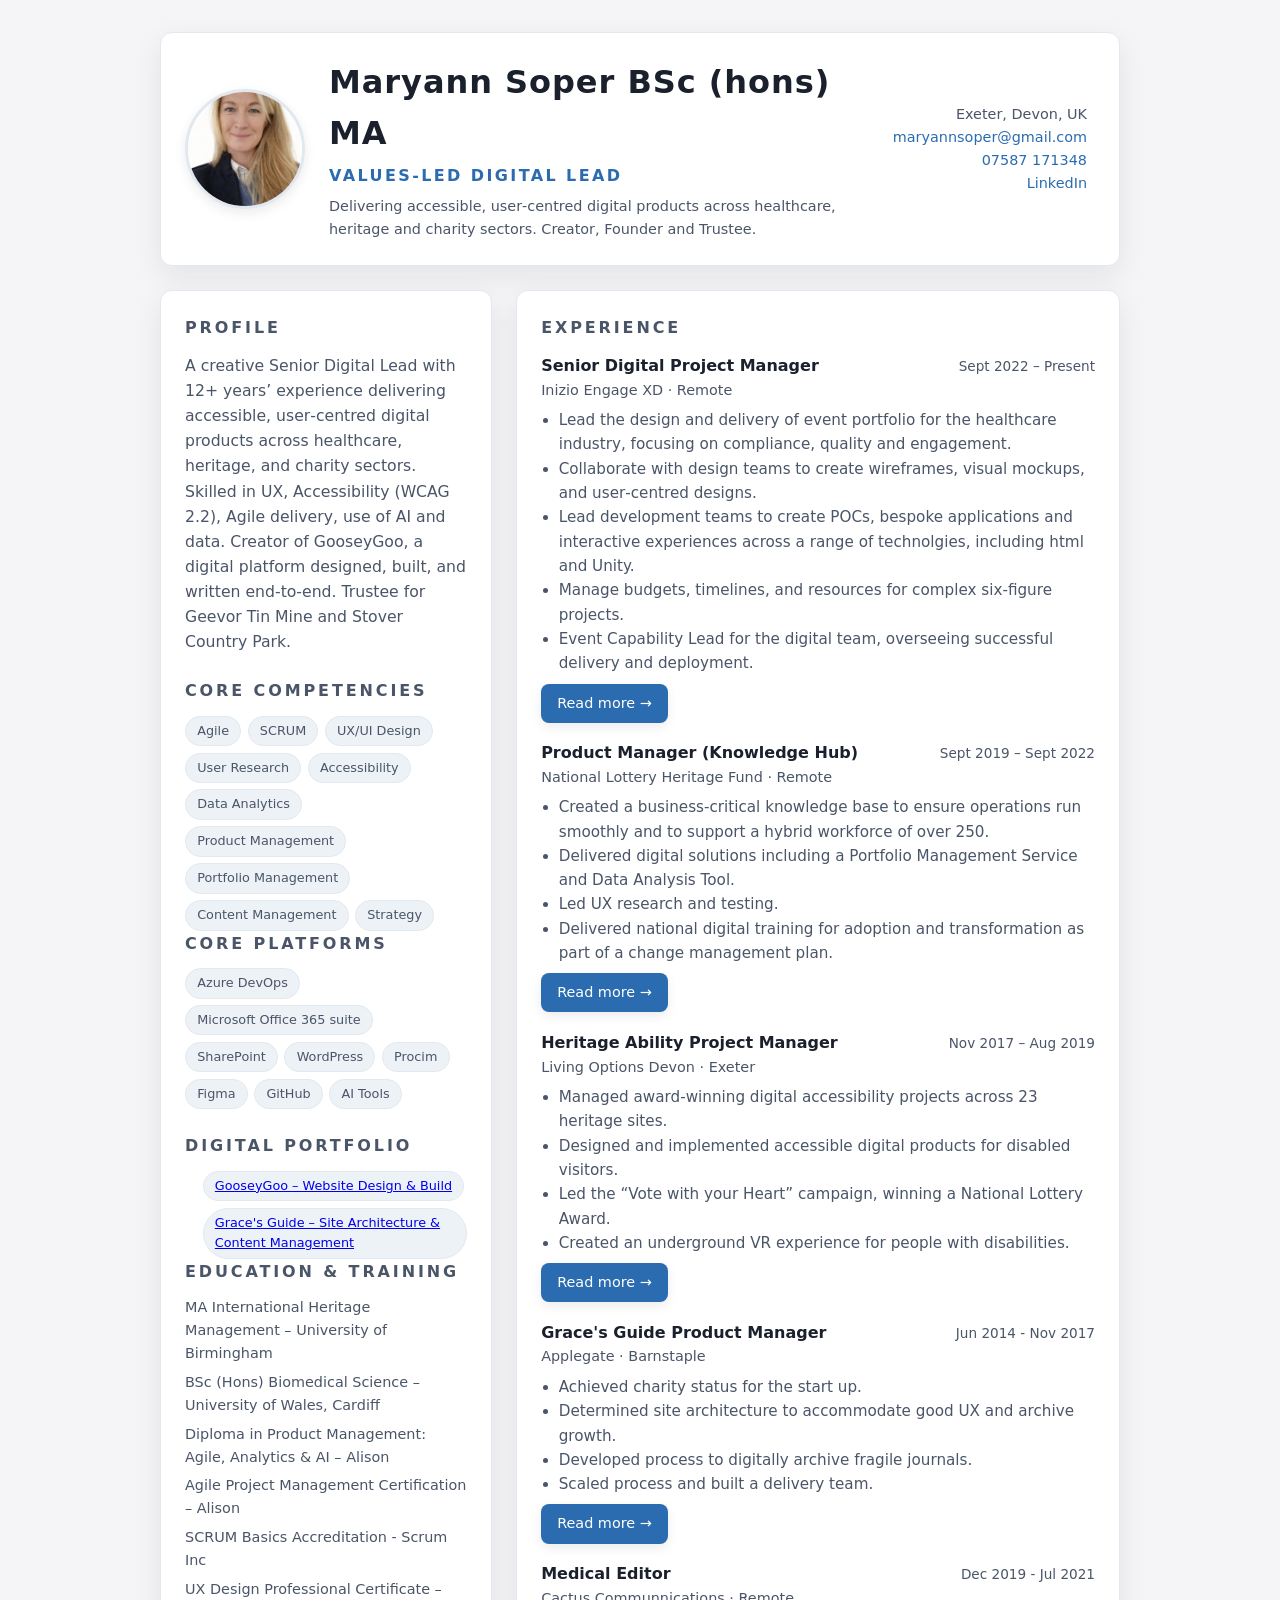
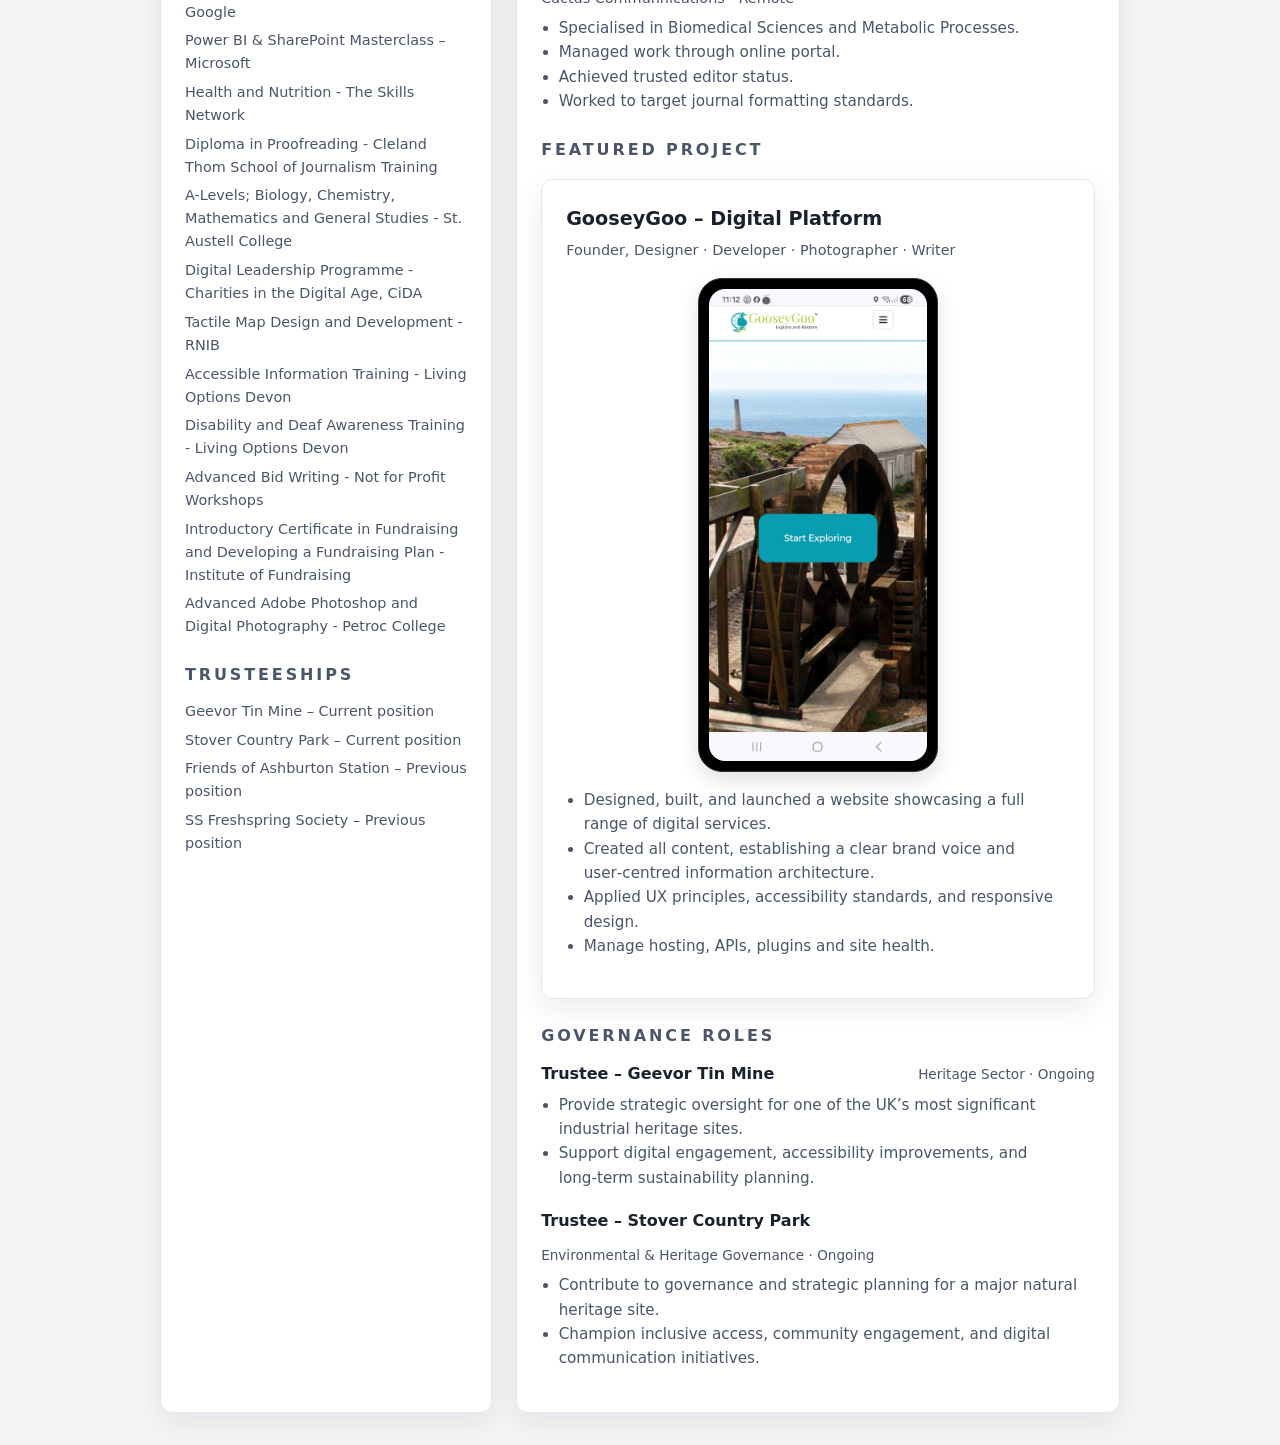
<file: index.html>
<!DOCTYPE html>
<html lang="en">
<head>
  <meta charset="UTF-8" />
  <title>Maryann Soper BSc (hons) MA – Values-led Digital Lead</title>
  <meta name="viewport" content="width=device-width, initial-scale=1" />
 <link rel="stylesheet" href="styles.css" />
<link rel="icon" type="image/svg+xml" href="/favicon.svg">
</head>

<body>
  <main class="page">

    <!-- Header -->
    <header class="card header">
      <div class="header-photo">
        <img src="profile.png" alt="Maryann Soper headshot" />
      </div>

      <div class="header-main">
        <h1>Maryann Soper BSc (hons) MA</h1>
        <h2>Values-led Digital Lead</h2>
        <p class="tagline">
          Delivering accessible, user‑centred digital products across healthcare, heritage and charity sectors. Creator, Founder and Trustee.
        </p>
      </div>

      <div class="header-meta">
        <div>Exeter, Devon, UK</div>
        <div><a href="mailto:maryannsoper@gmail.com">maryannsoper@gmail.com</a></div>
        <div><a href="tel:+447587171348">07587 171348</a></div>
        <div><a href="https://www.linkedin.com/in/maryannsoper" target="_blank">LinkedIn</a></div>
      </div>
    </header>

    <!-- Sidebar -->
    <aside class="card">
      <section class="sidebar-section">
        <h3>Profile</h3>
        <p class="summary">
          A creative Senior Digital Lead with 12+ years’ experience delivering accessible, user‑centred digital products across healthcare, heritage, and charity sectors. Skilled in UX, Accessibility (WCAG 2.2), Agile delivery, use of AI and data. Creator of GooseyGoo, a digital platform designed, built, and written end‑to‑end. Trustee for Geevor Tin Mine and Stover Country Park.
        </p>
      </section>

      <section class="sidebar-section">
        <h3>Core Competencies</h3>
        <div class="chips">
          <span class="chip">Agile</span>
          <span class="chip">SCRUM</span>
          <span class="chip">UX/UI Design</span>
          <span class="chip">User Research</span>
          <span class="chip">Accessibility</span>
          <span class="chip">Data Analytics</span>
          <span class="chip">Product Management</span>
          <span class="chip">Portfolio Management</span>
          <span class="chip">Content Management</span>
          <span class="chip">Strategy</span>
          
        </div>
        <h3>Core Platforms</h3>
        <div class="chips">
          <span class="chip">Azure DevOps</span>
          <span class="chip">Microsoft Office 365 suite</span>
          <span class="chip">SharePoint</span>
          <span class="chip">WordPress</span>
          <span class="chip">Procim</span>
          <span class="chip">Figma</span>
          <span class="chip">GitHub</span>
          <span class="chip">AI Tools</span>
        </div>
      </section>

      <section class="sidebar-section">
        <h3>Digital Portfolio</h3>
        <ul class="chips">
          <span class="chip"><a href="https://www.gooseygoo.co.uk" target="_blank">GooseyGoo – Website Design & Build</a></span>
          <span class="chip"><a href="https://www.gracesguide.co.uk" target="_blank">Grace's Guide – Site Architecture & Content Management</a></span>
                          
        </ul>
     
      <section class="sidebar-section">
        <h3>Education & Training</h3>
        <ul class="sidebar-list">
          <li>MA International Heritage Management – University of Birmingham</li>
          <li>BSc (Hons) Biomedical Science – University of Wales, Cardiff</li>
          <li>Diploma in Product Management: Agile, Analytics & AI – Alison</li>
          <li>Agile Project Management Certification – Alison</li>
          <li>SCRUM Basics Accreditation - Scrum Inc</li>
          <li>UX Design Professional Certificate – Google</li>
          <li>Power BI & SharePoint Masterclass – Microsoft</li>
          <li>Health and Nutrition - The Skills Network</li>
          <li>Diploma in Proofreading  - Cleland Thom School of Journalism Training</li>
          <li>A-Levels; Biology, Chemistry, Mathematics and General Studies  - St. Austell College</li>
          <li>Digital Leadership Programme - Charities in the Digital Age, CiDA</li>
          <li>Tactile Map Design and Development - RNIB</li>
          <li>Accessible Information Training - Living Options Devon</li>
          <li>Disability and Deaf Awareness Training  - Living Options Devon</li>
          <li>Advanced Bid Writing - Not for Profit Workshops</li>
          <li>Introductory Certificate in Fundraising and Developing a Fundraising Plan - Institute of Fundraising</li>
          <li>Advanced Adobe Photoshop and Digital Photography - Petroc College</li>          
          
        </ul>
      </section>

         </section>

      <section class="sidebar-section">
        <h3>Trusteeships</h3>
        <ul class="sidebar-list">
          <li>Geevor Tin Mine – Current position</li>
          <li>Stover Country Park – Current position</li>
          <li>Friends of Ashburton Station – Previous position</li>
          <li>SS Freshspring Society – Previous position</li>
        </ul>
      </section>
    </aside>

    <!-- Main content -->
    <section class="card">

      <section class="section">
        <h3>Experience</h3>

        <article class="item">
          <div class="item-header">
            <div>
              <div class="item-title">Senior Digital Project Manager</div>
              <div class="item-sub">Inizio Engage XD · Remote</div>
            </div>
            <div class="item-meta">Sept 2022 – Present</div>
          </div>
          <ul>
            <li>Lead the design and delivery of event portfolio for the healthcare industry, focusing on compliance, quality and engagement.</li>
            <li>Collaborate with design teams to create wireframes, visual mockups, and user‑centred designs.</li>
            <li>Lead development teams to create POCs, bespoke applications and interactive experiences across a range of technolgies, including html and Unity.
            <li>Manage budgets, timelines, and resources for complex six‑figure projects.</li>
            <li>Event Capability Lead for the digital team, overseeing successful delivery and deployment.</li>
          </ul>
          <a href="Inizio.html" class="feature-link">Read more →</a>
          
        </article>

        <article class="item">
          <div class="item-header">
            <div>
              <div class="item-title">Product Manager (Knowledge Hub)</div>
              <div class="item-sub">National Lottery Heritage Fund · Remote</div>
            </div>
            <div class="item-meta">Sept 2019 – Sept 2022</div>
          </div>
          <ul>
            <li>Created a business-critical knowledge base to ensure operations run smoothly and to support a hybrid workforce of over 250.</li>
            <li>Delivered digital solutions including a Portfolio Management Service and Data Analysis Tool.</li>
            <li>Led UX research and testing.</li>
            <li>Delivered national digital training for adoption and transformation as part of a change management plan.</li>
          </ul>
          <a href="NLHF.html" class="feature-link">Read more →</a>
        </article>

        <article class="item">
          <div class="item-header">
            <div>
              <div class="item-title">Heritage Ability Project Manager</div>
              <div class="item-sub">Living Options Devon · Exeter</div>
            </div>
            <div class="item-meta">Nov 2017 – Aug 2019</div>
          </div>
          <ul>
            <li>Managed award‑winning digital accessibility projects across 23 heritage sites.</li>
            <li>Designed and implemented accessible digital products for disabled visitors.</li>
            <li>Led the “Vote with your Heart” campaign, winning a National Lottery Award.</li>
            <li>Created an underground VR experience for people with disabilities.</li>
          </ul>
          <a href="LOD.html" class="feature-link">Read more →</a>

        </article>

        <article class="item">
          <div class="item-header">
            <div>
              <div class="item-title">Grace's Guide Product Manager</div>
              <div class="item-sub">Applegate · Barnstaple</div>
            </div>
            <div class="item-meta">Jun 2014 - Nov 2017</div>
          </div>
          <ul>
            <li>Achieved charity status for the start up.</li>
            <li>Determined site architecture to accommodate good UX and archive growth.</li>
            <li>Developed process to digitally archive fragile journals.</li>
            <li>Scaled process and built a delivery team.</li>
          </ul>
          <a href="GracesGuide.html" class="feature-link">Read more →</a>
        </article>

        <article class="item">
          <div class="item-header">
            <div>
              <div class="item-title">Medical Editor</div>
              <div class="item-sub">Cactus Communnications · Remote</div>
            </div>
            <div class="item-meta">Dec 2019 - Jul 2021</div>
          </div>
          <ul>
            <li>Specialised in Biomedical Sciences and Metabolic Processes.</li>
            <li>Managed work through online portal.</li>
            <li>Achieved trusted editor status.</li>
            <li>Worked to target journal formatting standards.</li>
          </ul>
        </article>
      </section>

     <section class="section">
  <h3>Featured Project</h3>

  <div class="feature-card">
    <h4 class="feature-title">GooseyGoo – Digital Platform</h4>
    <p class="feature-role">Founder, Designer · Developer · Photographer · Writer </p>

   <a href="https://www.gooseygoo.co.uk" target="_blank" class="device-frame">
  <img 
    src="gooseygoo-preview.jpg" 
    alt="GooseyGoo mobile screenshot" 
    class="device-screen"
  />
</a>

    <ul class="feature-list">
      <li>Designed, built, and launched a website showcasing a full range of digital services.</li>
      <li>Created all content, establishing a clear brand voice and user‑centred information architecture.</li>
      <li>Applied UX principles, accessibility standards, and responsive design.</li>
      <li>Manage hosting, APIs, plugins and site health.</li>
    </ul>

    </div>
</section>

      <section class="section">
        <h3>Governance Roles</h3>

        <article class="item">
          <div class="item-header">
            <div class="item-title">Trustee – Geevor Tin Mine</div>
            <div class="item-meta">Heritage Sector · Ongoing</div>
          </div>
          <ul>
            <li>Provide strategic oversight for one of the UK’s most significant industrial heritage sites.</li>
            <li>Support digital engagement, accessibility improvements, and long‑term sustainability planning.</li>
          </ul>
        </article>

        <article class="item">
          <div class="item-header">
            <div class="item-title">Trustee – Stover Country Park</div>
            <div class="item-meta">Environmental & Heritage Governance · Ongoing</div>
          </div>
          <ul>
            <li>Contribute to governance and strategic planning for a major natural heritage site.</li>
            <li>Champion inclusive access, community engagement, and digital communication initiatives.</li>
          </ul>
        </article>
      </section>

    </section>
  </main>
</body>
</html>
</file>
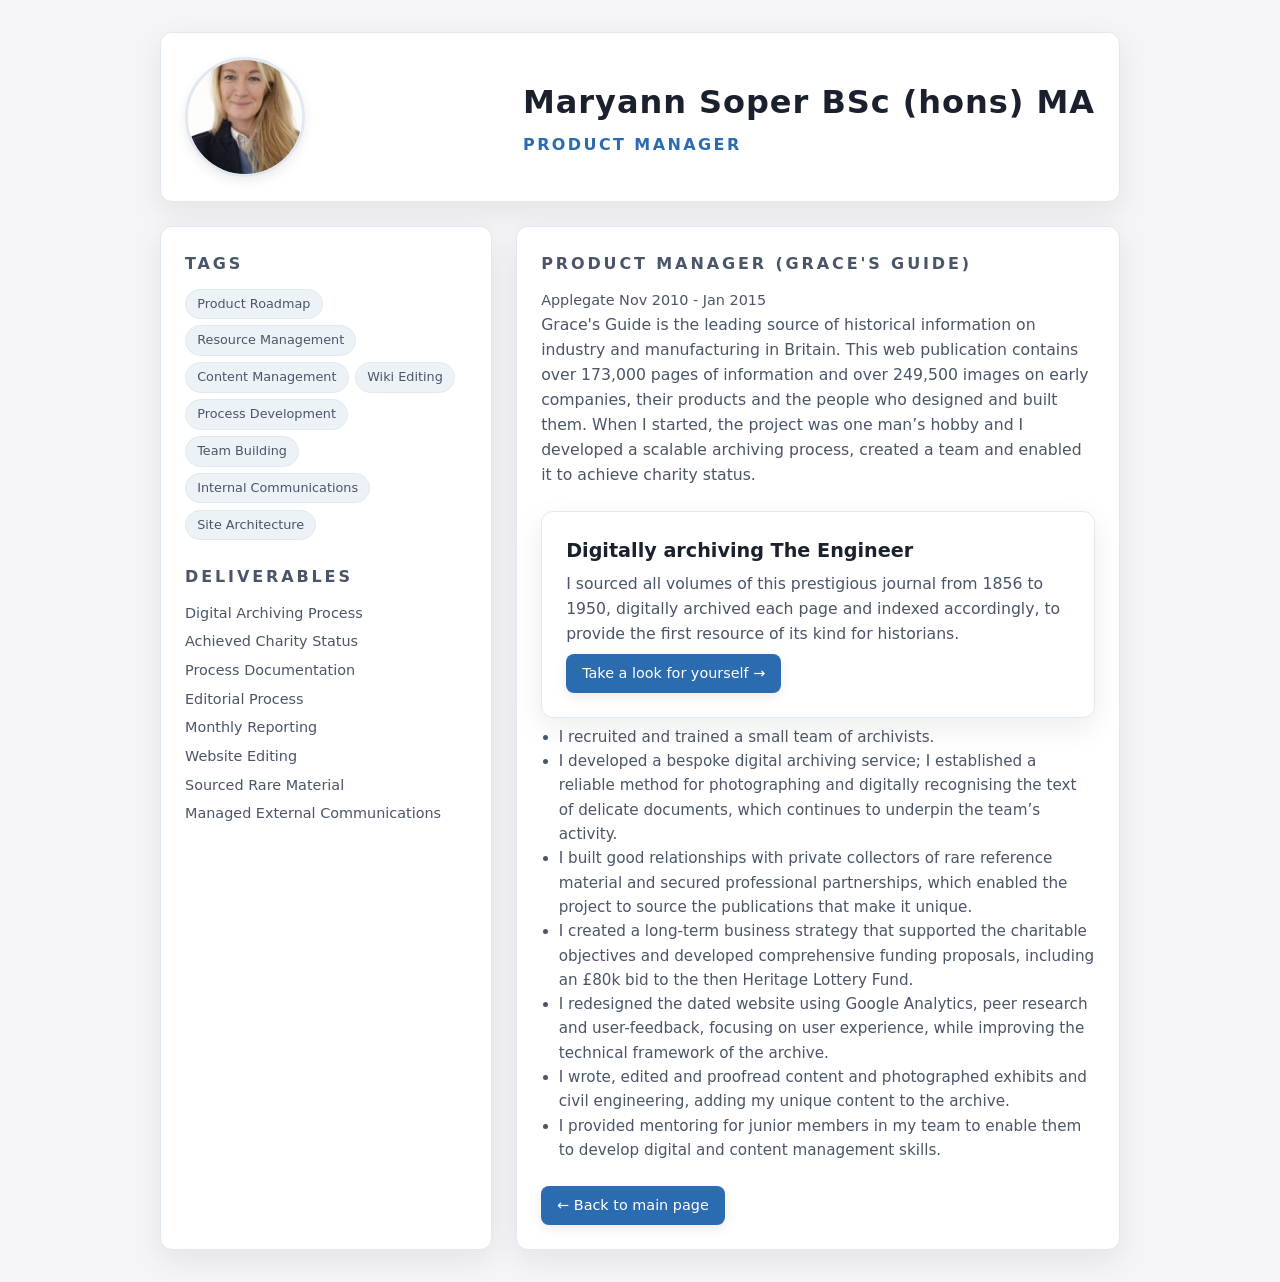
<file: GracesGuide.html>
<!DOCTYPE html>
<html lang="en">
<head>
  <meta charset="UTF-8" />
  <title>Product Manager</title>
  <meta name="viewport" content="width=device-width, initial-scale=1" />
  <link rel="stylesheet" href="styles.css" />
</head>

<body>
  <main class="page">

  
    <header class="card header">
      <div class="header-photo">
        <img src="profile.png" alt="Maryann Soper headshot" />
      </div>

      <div class="header-main">
        <h1>Maryann Soper BSc (hons) MA</h1>
        <h2>Product Manager</h2>
      </div>
    </header>

     <aside class="card">
    <section class="sidebar-section">
      <h3>Tags</h3>
      <div class="chips">
        <span class="chip">Product Roadmap</span>
        <span class="chip">Resource Management</span>
        <span class="chip">Content Management</span>
        <span class="chip">Wiki Editing</span>
        <span class="chip">Process Development</span>
        <span class="chip">Team Building</span>
        <span class="chip">Internal Communications</span>
        <span class="chip">Site Architecture</span>
      </div>
    </section>

       <section class="sidebar-section">
    <h3>Deliverables</h3>
    <ul class="sidebar-list">
      <li>Digital Archiving Process</li>
      <li>Achieved Charity Status</li>
      <li>Process Documentation</li>
      <li>Editorial Process</li>
      <li>Monthly Reporting</li>
      <li>Website Editing</li>
      <li>Sourced Rare Material</li>
      <li>Managed External Communications</li>
      </ul>
  </section>
  </aside>

    <section class="card">
      <h3>Product Manager (Grace's Guide)</h3>
      <p class="item-sub">Applegate Nov 2010 - Jan 2015</p>

     <p class="summary">
 Grace's Guide is the leading source of historical information on industry and manufacturing in Britain. This web publication contains over 173,000 pages of information and over 249,500 images on early companies, their products and the people who designed and built them. When I started, the project was one man’s hobby and I developed a scalable archiving process, created a team and enabled it to achieve charity status.
</p>

    

      <div class="feature-card" style="margin-top: 1.5rem;">
  <h4 class="feature-title">Digitally archiving The Engineer</h4>
  <p class="summary">
    I sourced all volumes of this prestigious journal from 1856 to 1950, digitally archived each page and indexed accordingly, to provide the first resource of its kind for historians. 
  </p>
  <a href="https://www.gracesguide.co.uk/Main_Page" 
     target="_blank" 
     class="feature-link">
    Take a look for yourself →
  </a>
</div>
 

<ul class="feature-list">
  <li>I recruited and trained a small team of archivists.</li>
  <li>I developed a bespoke digital archiving service; I established a reliable method for photographing and digitally recognising the text of delicate documents, which continues to underpin the team’s activity.</li>
  <li>I built good relationships with private collectors of rare reference material and secured professional partnerships, which enabled the project to source the publications that make it unique.</li>
  <li>I created a long-term business strategy that supported the charitable objectives and developed comprehensive funding proposals, including an £80k bid to the then Heritage Lottery Fund.</li>
  <li>I redesigned the dated website using Google Analytics, peer research and user-feedback, focusing on user experience, while improving the technical framework of the archive.</li>
  <li>I wrote, edited and proofread content and photographed exhibits and civil engineering, adding my unique content to the archive. </li>
  <li>I provided mentoring for junior members in my team to enable them to develop digital and content management skills.</li>
</ul>

      <a href="index.html" class="feature-link">← Back to main page</a>
    </section>

  </main>
</body>
</html>
</file>
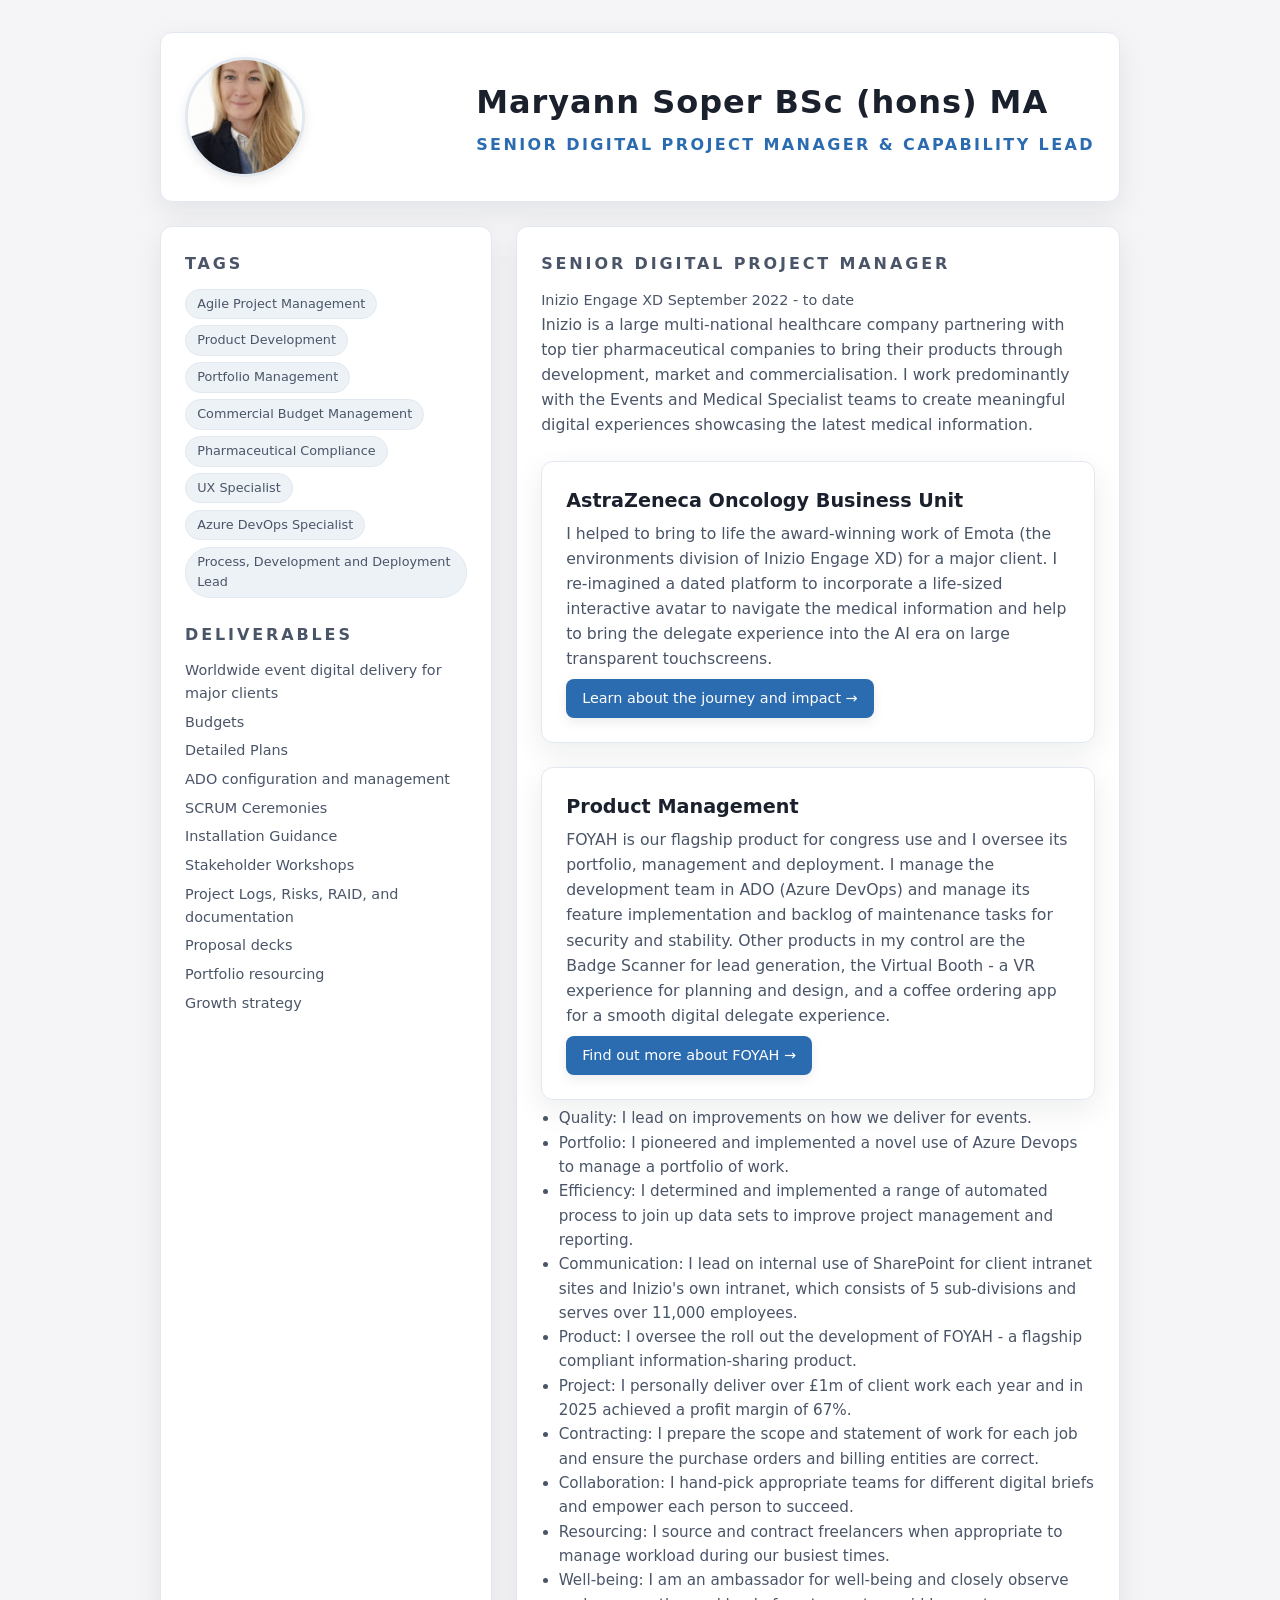
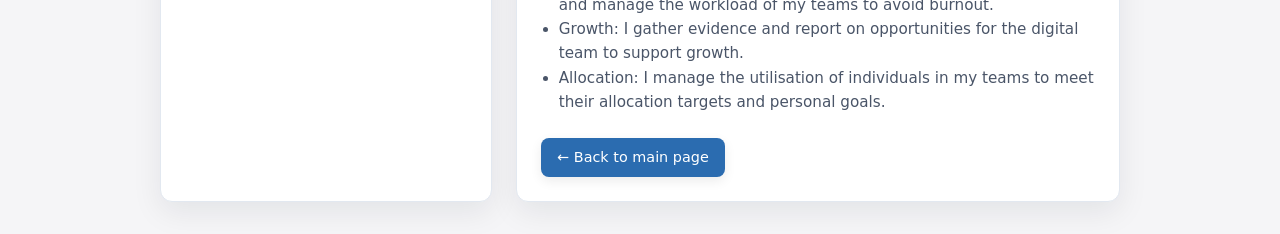
<file: Inizio.html>
<!DOCTYPE html>
<html lang="en">
<head>
  <meta charset="UTF-8" />
  <title>Senior Digital Project Manager & Capability Lead</title>
  <meta name="viewport" content="width=device-width, initial-scale=1" />
  <link rel="stylesheet" href="styles.css" />
</head>

<body>
  <main class="page">

  
    <header class="card header">
      <div class="header-photo">
        <img src="profile.png" alt="Maryann Soper headshot" />
      </div>

      <div class="header-main">
        <h1>Maryann Soper BSc (hons) MA</h1>
        <h2>Senior Digital Project Manager & Capability Lead</h2>
      </div>
    </header>

     <aside class="card">
    <section class="sidebar-section">
      <h3>Tags</h3>
      <div class="chips">
        <span class="chip">Agile Project Management</span>
        <span class="chip">Product Development</span>
        <span class="chip">Portfolio Management</span>
        <span class="chip">Commercial Budget Management</span>
        <span class="chip">Pharmaceutical Compliance</span>
        <span class="chip">UX Specialist</span>
        <span class="chip">Azure DevOps Specialist</span>
        <span class="chip">Process, Development and Deployment Lead</span>
      </div>
    </section>

       <section class="sidebar-section">
    <h3>Deliverables</h3>
    <ul class="sidebar-list">
      <li>Worldwide event digital delivery for major clients</li>
      <li>Budgets</li>
      <li>Detailed Plans</li>
      <li>ADO configuration and management</li>
      <li>SCRUM Ceremonies</li>
      <li>Installation Guidance</li>
      <li>Stakeholder Workshops</li>
      <li>Project Logs, Risks, RAID, and documentation</li>
      <li>Proposal decks</li>
      <li>Portfolio resourcing</li>
      <li>Growth strategy</li>
        </ul>
  </section>
  </aside>

    <section class="card">
      <h3>Senior Digital Project Manager</h3>
      <p class="item-sub">Inizio Engage XD September 2022 - to date</p>

     <p class="summary">
  Inizio is a large multi-national healthcare company partnering with top tier pharmaceutical companies to bring their products through development, market and commercialisation. I work predominantly with the Events and Medical Specialist teams to create meaningful digital experiences showcasing the latest medical information.
</p>

    

      <div class="feature-card" style="margin-top: 1.5rem;">
  <h4 class="feature-title">AstraZeneca Oncology Business Unit</h4>
  <p class="summary">
    I helped to bring to life the award-winning work of Emota (the environments division of Inizio Engage XD) for a major client. I re-imagined a dated platform to incorporate a life-sized interactive avatar to navigate the medical information and help to bring the delegate experience into the AI era on large transparent touchscreens.
  </p>
  <a href="https://emotaexperiences.com/our-work/immersive-science-intelligent-design-strategic-impact/" 
     target="_blank" 
     class="feature-link">
    Learn about the journey and impact →
  </a>
</div>

  <div class="feature-card" style="margin-top: 1.5rem;">
  <h4 class="feature-title">Product Management</h4>
  <p class="summary">
   FOYAH is our flagship product for congress use and I oversee its portfolio, management and deployment. I manage the development team in ADO (Azure DevOps) and manage its feature implementation and backlog of maintenance tasks for security and stability. Other products in my control are the Badge Scanner for lead generation, the Virtual Booth - a VR experience for planning and design, and a coffee ordering app for a smooth digital delegate experience.
  </p>
  <a href="https://emotaexperiences.com/experiences-we-create/congress-conventions/foyah/" 
     target="_blank" 
     class="feature-link">
    Find out more about FOYAH →
  </a>
</div>   

<ul class="feature-list">
  <li>Quality: I lead on improvements on how we deliver for events.</li>
  <li>Portfolio: I pioneered and implemented a novel use of Azure Devops to manage a portfolio of work.</li>
  <li>Efficiency: I determined and implemented a range of automated process to join up data sets to improve project management and reporting.</li>
  <li>Communication: I lead on internal use of SharePoint for client intranet sites and Inizio's own intranet, which consists of 5 sub-divisions and serves over 11,000 employees.</li>
  <li>Product: I oversee the roll out the development of FOYAH - a flagship compliant information-sharing product.</li>
  <li>Project: I personally deliver over £1m of client work each year and in 2025 achieved a profit margin of 67%.</li>
  <li>Contracting: I prepare the scope and statement of work for each job and ensure the purchase orders and billing entities are correct.</li>
  <li>Collaboration: I hand-pick appropriate teams for different digital briefs and empower each person to succeed.</li>
  <li>Resourcing: I source and contract freelancers when appropriate to manage workload during our busiest times.</li>
  <li>Well-being: I am an ambassador for well-being and closely observe and manage the workload of my teams to avoid burnout.</li>
  <li>Growth: I gather evidence and report on opportunities for the digital team to support growth.</li>
  <li>Allocation: I manage the utilisation of individuals in my teams to meet their allocation targets and personal goals.</li>
</ul>

      <a href="index.html" class="feature-link">← Back to main page</a>
    </section>

  </main>
</body>
</html>
</file>
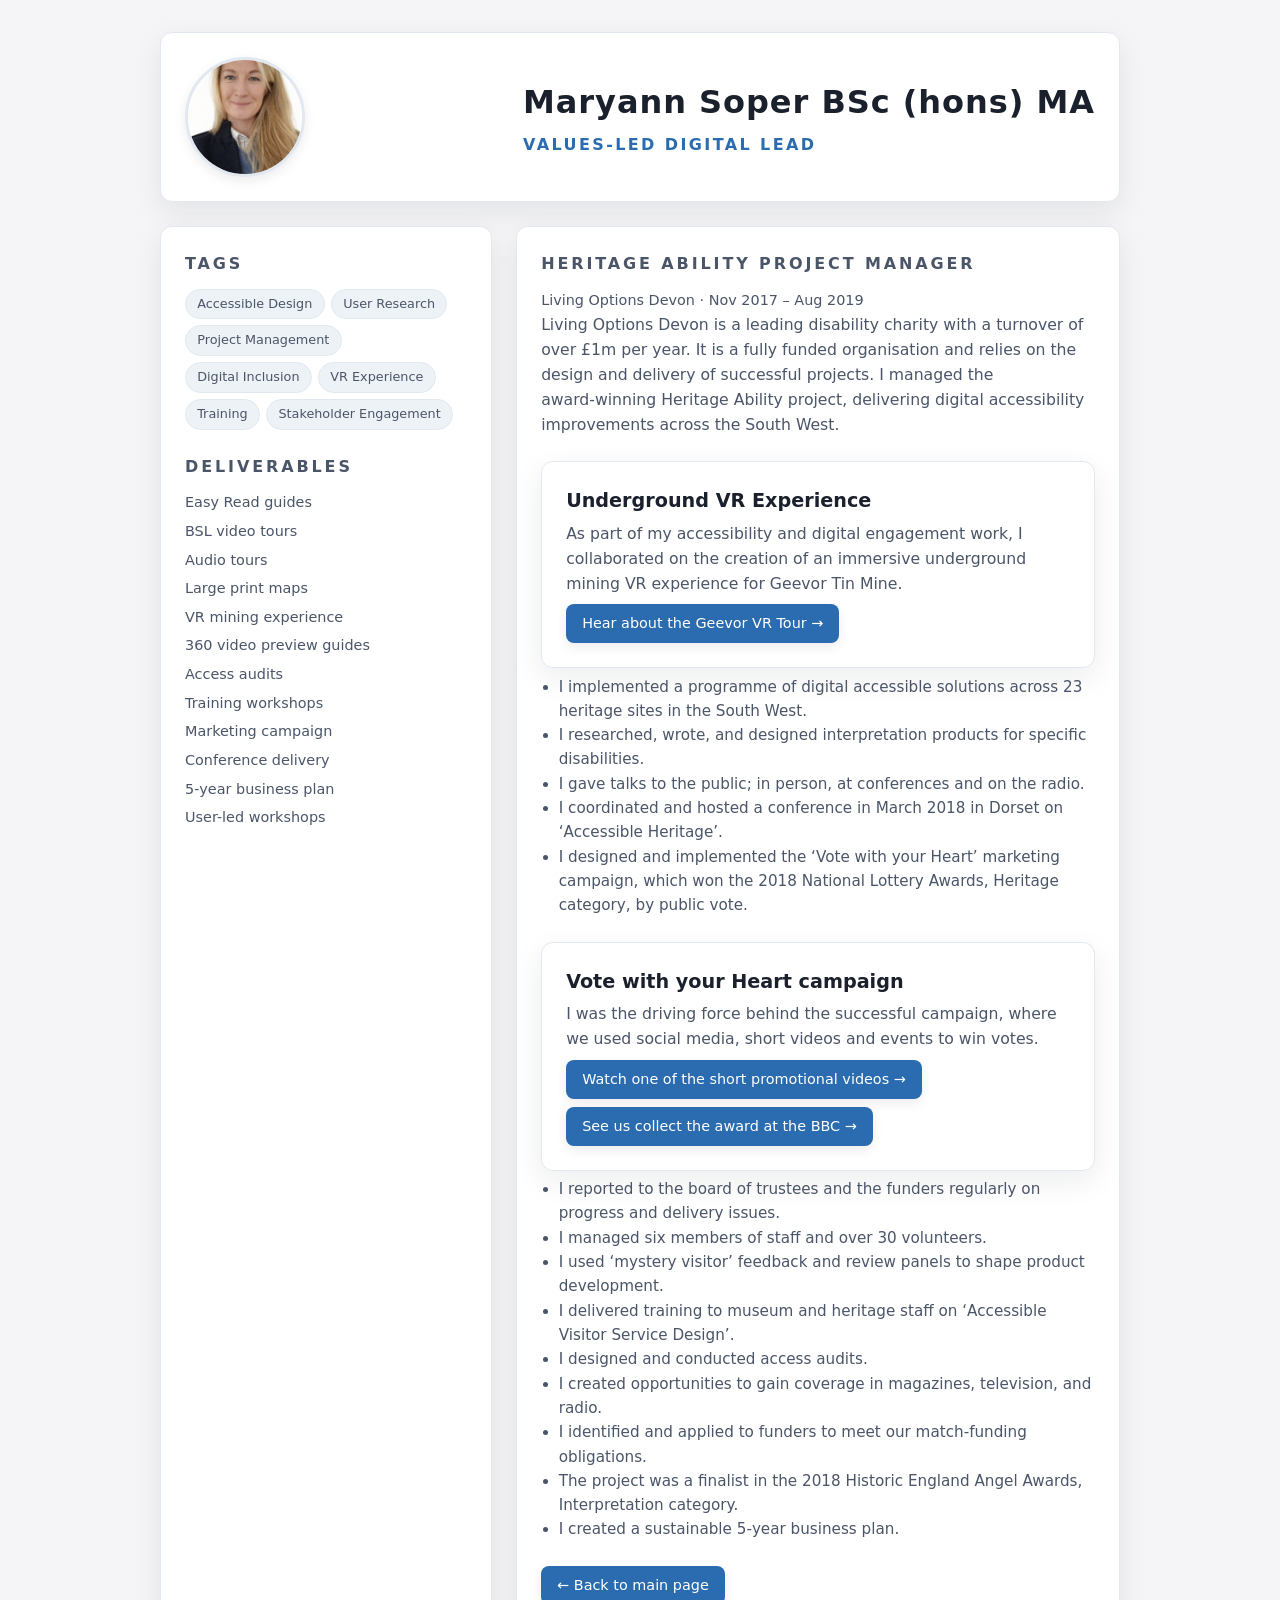
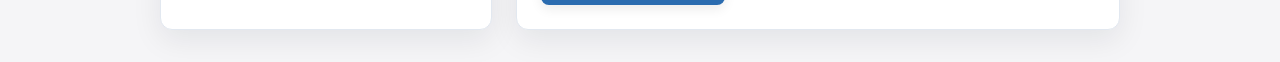
<file: LOD.html>
<!DOCTYPE html>
<html lang="en">
<head>
  <meta charset="UTF-8" />
  <title>Living Options Devon – Heritage Ability Project Manager</title>
  <meta name="viewport" content="width=device-width, initial-scale=1" />
  <link rel="stylesheet" href="styles.css" />
</head>

<body>
  <main class="page">

  
    <header class="card header">
      <div class="header-photo">
        <img src="profile.png" alt="Maryann Soper headshot" />
      </div>

      <div class="header-main">
        <h1>Maryann Soper BSc (hons) MA</h1>
        <h2>Values-led Digital Lead</h2>
      </div>
    </header>

     <aside class="card">
    <section class="sidebar-section">
      <h3>Tags</h3>
      <div class="chips">
        <span class="chip">Accessible Design</span>
        <span class="chip">User Research</span>
        <span class="chip">Project Management</span>
        <span class="chip">Digital Inclusion</span>
        <span class="chip">VR Experience</span>
        <span class="chip">Training</span>
        <span class="chip">Stakeholder Engagement</span>
      </div>
    </section>

       <section class="sidebar-section">
    <h3>Deliverables</h3>
    <ul class="sidebar-list">
      <li>Easy Read guides</li>
      <li>BSL video tours</li>
      <li>Audio tours</li>
      <li>Large print maps</li>
      <li>VR mining experience</li>
      <li>360 video preview guides</li>
      <li>Access audits</li>
      <li>Training workshops</li>
      <li>Marketing campaign</li>
      <li>Conference delivery</li>
      <li>5‑year business plan</li>
      <li>User-led workshops</li>
    </ul>
  </section>
  </aside>

    <section class="card">
      <h3>Heritage Ability Project Manager</h3>
      <p class="item-sub">Living Options Devon · Nov 2017 – Aug 2019</p>

     <p class="summary">
  Living Options Devon is a leading disability charity with a turnover of over £1m per year. It is a fully funded organisation and relies on the design and delivery of successful projects. I managed the award‑winning Heritage Ability project, delivering digital accessibility improvements across the South West.
</p>

    

      <div class="feature-card" style="margin-top: 1.5rem;">
  <h4 class="feature-title">Underground VR Experience</h4>
  <p class="summary">
    As part of my accessibility and digital engagement work, I collaborated on the creation of an immersive underground mining VR experience for Geevor Tin Mine.
  </p>
  <a href="https://youtu.be/7fV4pvY42-0?si=agu7kIdP7omdv411" 
     target="_blank" 
     class="feature-link">
    Hear about the Geevor VR Tour →
  </a>
</div>

     

<ul class="feature-list">
  <li>I implemented a programme of digital accessible solutions across 23 heritage sites in the South West.</li>
  <li>I researched, wrote, and designed interpretation products for specific disabilities.</li>
  <li>I gave talks to the public; in person, at conferences and on the radio.</li>
  <li>I coordinated and hosted a conference in March 2018 in Dorset on ‘Accessible Heritage’.</li>
  <li>I designed and implemented the ‘Vote with your Heart’ marketing campaign, which won the 2018 National Lottery Awards, Heritage category, by public vote.</li>
  </ul>

      <div class="feature-card" style="margin-top: 1.5rem;">
  <h4 class="feature-title">Vote with your Heart campaign</h4>
  <p class="summary">
    I was the driving force behind the successful campaign, where we used social media, short videos and events to win votes.
  </p>
  <a href="https://youtu.be/bbi72gjTFXg?si=mqfh6TgyadY3RFfy" 
     target="_blank" 
     class="feature-link">
    Watch one of the short promotional videos →
  </a>
  <a href="https://youtu.be/TLq6pXDY1Fs?si=hFxMS2eMdxJnBo-S" 
     target="_blank" 
     class="feature-link">
    See us collect the award at the BBC →
  </a>
</div>


      
<ul class="feature-list">      
  <li>I reported to the board of trustees and the funders regularly on progress and delivery issues.</li>
  <li>I managed six members of staff and over 30 volunteers.</li>
  <li>I used ‘mystery visitor’ feedback and review panels to shape product development.</li>
  <li>I delivered training to museum and heritage staff on ‘Accessible Visitor Service Design’.</li>
  <li>I designed and conducted access audits.</li>
  <li>I created opportunities to gain coverage in magazines, television, and radio.</li>
  <li>I identified and applied to funders to meet our match‑funding obligations.</li>
  <li>The project was a finalist in the 2018 Historic England Angel Awards, Interpretation category.</li>
  <li>I created a sustainable 5‑year business plan.</li>
</ul>

      <a href="index.html" class="feature-link">← Back to main page</a>
    </section>

  </main>
</body>
</html>
</file>
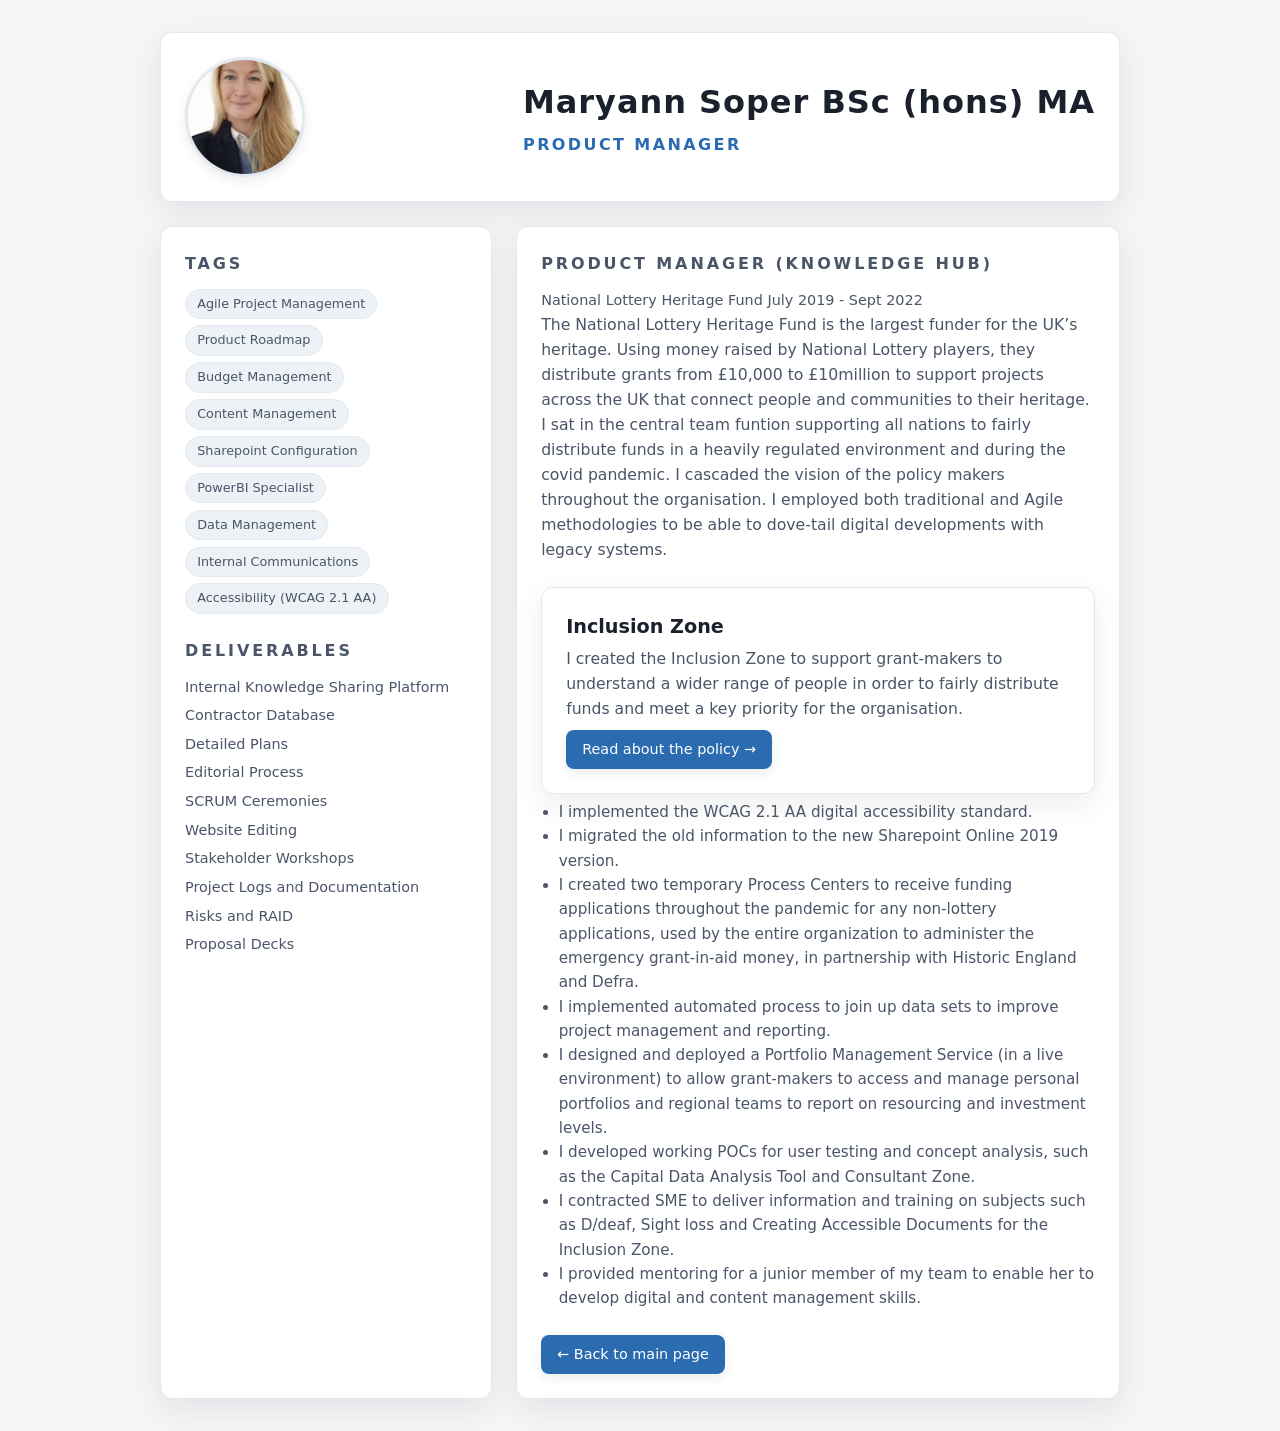
<file: NLHF.html>
<!DOCTYPE html>
<html lang="en">
<head>
  <meta charset="UTF-8" />
  <title>Product Manager & Communications Specialist</title>
  <meta name="viewport" content="width=device-width, initial-scale=1" />
  <link rel="stylesheet" href="styles.css" />
</head>

<body>
  <main class="page">

  
    <header class="card header">
      <div class="header-photo">
        <img src="profile.png" alt="Maryann Soper headshot" />
      </div>

      <div class="header-main">
        <h1>Maryann Soper BSc (hons) MA</h1>
        <h2>Product Manager</h2>
      </div>
    </header>

     <aside class="card">
    <section class="sidebar-section">
      <h3>Tags</h3>
      <div class="chips">
        <span class="chip">Agile Project Management</span>
        <span class="chip">Product Roadmap</span>
        <span class="chip">Budget Management</span>
        <span class="chip">Content Management</span>
        <span class="chip">Sharepoint Configuration</span>
        <span class="chip">PowerBI Specialist</span>
        <span class="chip">Data Management</span>
        <span class="chip">Internal Communications</span>
        <span class="chip">Accessibility (WCAG 2.1 AA)</span>
      </div>
    </section>

       <section class="sidebar-section">
    <h3>Deliverables</h3>
    <ul class="sidebar-list">
      <li>Internal Knowledge Sharing Platform</li>
      <li>Contractor Database</li>
      <li>Detailed Plans</li>
      <li>Editorial Process</li>
      <li>SCRUM Ceremonies</li>
      <li>Website Editing</li>
      <li>Stakeholder Workshops</li>
      <li>Project Logs and Documentation</li>
      <li>Risks and RAID</li>
      <li>Proposal Decks</li>
        </ul>
  </section>
  </aside>

    <section class="card">
      <h3>Product Manager (Knowledge Hub)</h3>
      <p class="item-sub">National Lottery Heritage Fund July 2019 - Sept 2022</p>

     <p class="summary">
 The National Lottery Heritage Fund is the largest funder for the UK’s heritage. Using money raised by National Lottery players, they distribute grants from £10,000 to £10million to support projects across the UK that connect people and communities to their heritage. I sat in the central team funtion supporting all nations to fairly distribute funds in a heavily regulated environment and during the covid pandemic. I cascaded the vision of the policy makers throughout the organisation. I employed both traditional and Agile methodologies to be able to dove-tail digital developments with legacy systems.
</p>

    

      <div class="feature-card" style="margin-top: 1.5rem;">
  <h4 class="feature-title">Inclusion Zone</h4>
  <p class="summary">
    I created the Inclusion Zone to support grant-makers to understand a wider range of people in order to fairly distribute funds and meet a key priority for the organisation. 
  </p>
  <a href="https://www.heritagefund.org.uk/about/insight/research/understanding-how-we-can-be-more-inclusive-and-equitable-funder" 
     target="_blank" 
     class="feature-link">
    Read about the policy →
  </a>
</div>
 

<ul class="feature-list">
  <li>I implemented the WCAG 2.1 AA digital accessibility standard.</li>
  <li>I migrated the old information to the new Sharepoint Online 2019 version.</li>
  <li>I created two temporary Process Centers to receive funding applications throughout the pandemic for any non-lottery applications, used by the entire organization to administer the emergency grant-in-aid money, in partnership with Historic England and Defra.</li>
  <li>I implemented automated process to join up data sets to improve project management and reporting.</li>
  <li>I designed and deployed a Portfolio Management Service (in a live environment) to allow grant-makers to access and manage personal portfolios and regional teams to report on resourcing and investment levels. </li>
  <li>I developed working POCs for user testing and concept analysis, such as the Capital Data Analysis Tool and Consultant Zone.</li>
  <li>I contracted SME to deliver information and training on subjects such as D/deaf, Sight loss and Creating Accessible Documents for the Inclusion Zone. </li>
  <li>I provided mentoring for a junior member of my team to enable her to develop digital and content management skills.</li>
</ul>

      <a href="index.html" class="feature-link">← Back to main page</a>
    </section>

  </main>
</body>
</html>
</file>
<file: styles.css>
:root {
      --bg: #f5f5f7;
      --card: #ffffff;
      --accent: #2b6cb0;
      --text-main: #1a202c;
      --text-muted: #4a5568;
      --border: #e2e8f0;
      --chip-bg: #edf2f7;
    }

    * { box-sizing: border-box; margin: 0; padding: 0; }

    body {
      font-family: system-ui, -apple-system, BlinkMacSystemFont, "Segoe UI", sans-serif;
      background: var(--bg);
      color: var(--text-main);
      line-height: 1.6;
      padding: 2rem 1rem;
    }

    .page {
      max-width: 960px;
      margin: 0 auto;
      display: grid;
      grid-template-columns: 1.1fr 2fr;
      gap: 1.5rem;
    }

    @media (max-width: 768px) {
      .page { grid-template-columns: 1fr; }
      .header-meta { text-align: left; }
      .header { flex-direction: column; align-items: flex-start; }
    }

    .card {
      background: var(--card);
      border-radius: 12px;
      padding: 1.5rem;
      box-shadow: 0 10px 30px rgba(15, 23, 42, 0.08);
      border: 1px solid var(--border);
    }

    .header {
      grid-column: 1 / -1;
      display: flex;
      align-items: center;
      justify-content: space-between;
      gap: 1.5rem;
    }
   
    .header-photo {
      display: flex;
      justify-content: center;
      align-items: center;
    }

    .header-photo img {
      width: 120px;
      height: 120px;
      object-fit: cover;
      object-position: center 40%;  
      border-radius: 50%;
      border: 3px solid var(--border);
      box-shadow: 0 4px 12px rgba(0,0,0,0.08);
    }

    .header-main h1 {
      font-size: 2rem;
      letter-spacing: 0.03em;
    }

    .header-main h2 {
      font-size: 1rem;
      text-transform: uppercase;
      color: var(--accent);
      letter-spacing: 0.15em;
      margin-top: 0.25rem;
    }

    .header-meta {
  font-size: 0.9rem;
  color: var(--text-muted);
  text-align: right;
  margin-left: auto;
  padding-right: 0.5rem;
}
    .header-meta a {
      color: var(--accent);
      text-decoration: none;
    }

    h3 {
      font-size: 1rem;
      text-transform: uppercase;
      letter-spacing: 0.18em;
      color: var(--text-muted);
      margin-bottom: 0.75rem;
    }

    .summary { font-size: 0.98rem; color: var(--text-muted); }

    .section + .section { margin-top: 1.5rem; }

    .item { margin-bottom: 1.1rem; }

    .item-header {
      display: flex;
      justify-content: space-between;
      gap: 0.75rem;
      align-items: baseline;
      flex-wrap: wrap;
    }

    .item-title { font-weight: 600; }

    .item-sub { font-size: 0.9rem; color: var(--text-muted); }

    .item-meta { font-size: 0.85rem; color: var(--text-muted); }

    ul { margin-top: 0.4rem; padding-left: 1.1rem; font-size: 0.95rem; color: var(--text-muted); }

    .chips {
      display: flex;
      flex-wrap: wrap;
      gap: 0.4rem;
      margin-top: 0.4rem;
    }

    .chip {
      background: var(--chip-bg);
      border-radius: 999px;
      padding: 0.25rem 0.7rem;
      font-size: 0.8rem;
      color: var(--text-muted);
      border: 1px solid var(--border);
    }

    .sidebar-section + .sidebar-section { margin-top: 1.5rem; }

    .sidebar-list {
      list-style: none;
      padding-left: 0;
      font-size: 0.9rem;
      color: var(--text-muted);
    }

    .sidebar-list li + li { margin-top: 0.35rem; }

    .tagline {
      margin-top: 0.4rem;
      font-size: 0.9rem;
      color: var(--text-muted);
    }
   .gooseygoo-img {
  width: 100%;
  max-width: 420px;
  margin-top: 1rem;
  border-radius: 12px;
  border: 1px solid var(--border);
  box-shadow: 0 6px 20px rgba(0,0,0,0.08);
}
.feature-card {
  background: var(--card);
  border: 1px solid var(--border);
  border-radius: 12px;
  padding: 1.5rem;
  box-shadow: 0 10px 30px rgba(15, 23, 42, 0.08);
  margin-top: 1rem;
}

.feature-title {
  font-size: 1.2rem;
  font-weight: 600;
  margin-bottom: 0.25rem;
}

.feature-role {
  font-size: 0.9rem;
  color: var(--text-muted);
  margin-bottom: 1rem;
}

.feature-image {
  width: 100%;
  max-width: 420px;
  border-radius: 12px;
  border: 1px solid var(--border);
  box-shadow: 0 6px 20px rgba(0,0,0,0.08);
  margin-bottom: 1rem;
}

.feature-list {
  margin-bottom: 1rem;
  padding-left: 1.1rem;
  color: var(--text-muted);
}

.feature-link {
  display: inline-block;
  margin-top: 0.5rem;
  background: var(--accent);
  color: white;
  padding: 0.5rem 1rem;
  border-radius: 8px;
  text-decoration: none;
  font-size: 0.9rem;
  box-shadow: 0 4px 12px rgba(0,0,0,0.08);
}

.feature-link:hover {
  background: #1e4f80;
}
   .device-frame {
  width: 240px;              /* slightly smaller phone */
  padding: 10px;             /* thinner bezel */
  border-radius: 24px;       /* slimmer rounded corners */
  background: #000;
  border: 1px solid #333;    /* thinner border */
  box-shadow: 0 8px 20px rgba(0,0,0,0.12);
  margin: 1rem auto;
  display: flex;
  justify-content: center;
  align-items: center;
  text-decoration: none;     /* remove link underline */
}

.device-screen {
  width: 100%;
  height: auto;              /* prevents vertical stretching */
  object-fit: contain;       /* keeps proportions */
  border-radius: 16px;
  display: block;
}
</file>
